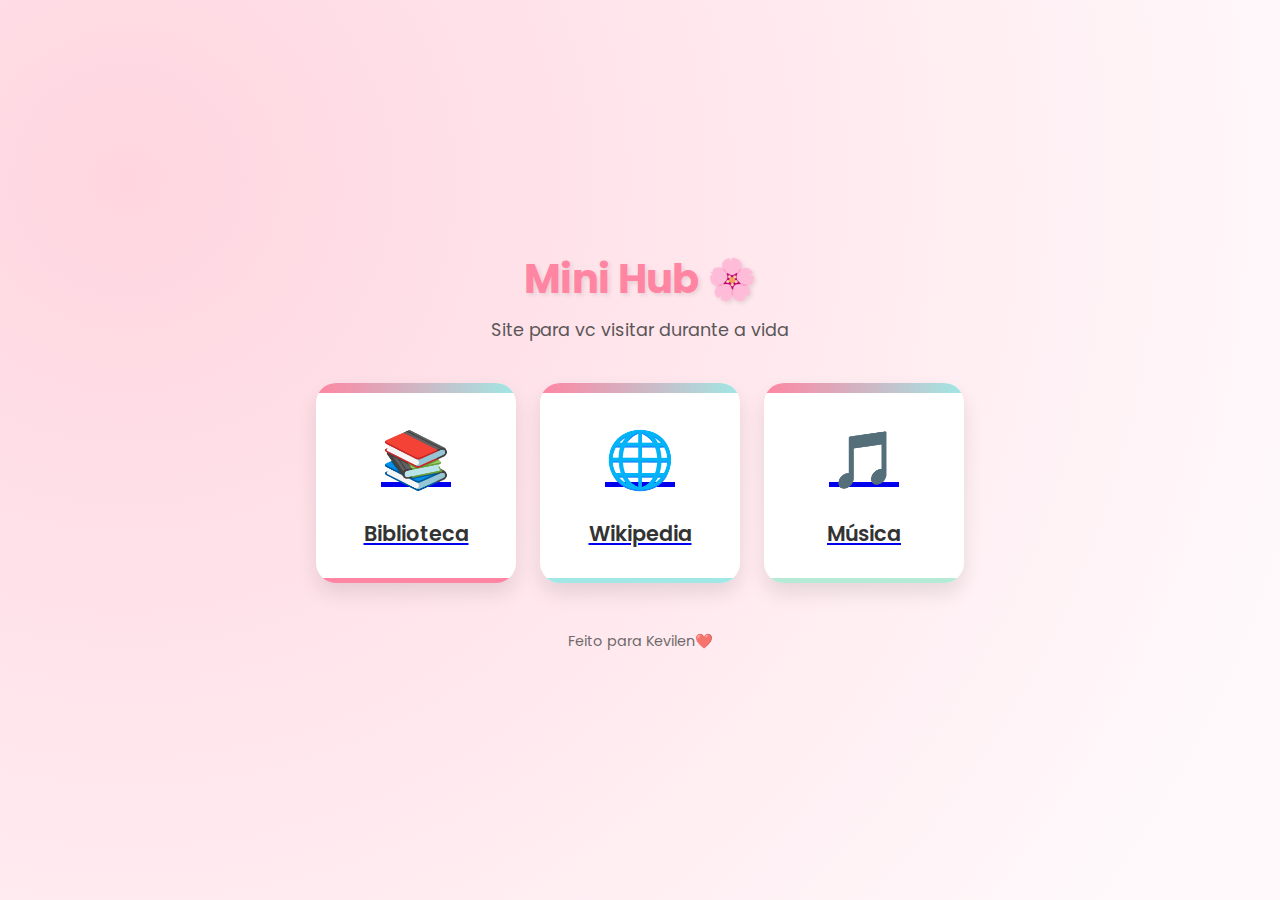
<file: index.html>
<!DOCTYPE html>
<html lang="pt-br">
<head>
    <meta charset="UTF-8">
    <meta name="viewport" content="width=device-width, initial-scale=1.0">
    <title>Mini Hub Fofo</title>
    <style>
        @import url('https://fonts.googleapis.com/css2?family=Poppins:wght@300;400;600&display=swap');
        
        :root {
            --primary: #FF85A2;
            --secondary: #FFD6E0;
            --accent: #A0E7E5;
            --dark: #333;
            --light: #FFF9FB;
        }
        
        * {
            margin: 0;
            padding: 0;
            box-sizing: border-box;
        }
        
        body {
            font-family: 'Poppins', sans-serif;
            background-color: var(--light);
            color: var(--dark);
            min-height: 100vh;
            display: flex;
            flex-direction: column;
            align-items: center;
            justify-content: center;
            background-image: radial-gradient(circle at 10% 20%, var(--secondary) 0%, var(--light) 90%);
        }
        
        .container {
            text-align: center;
            padding: 2rem;
            max-width: 800px;
            width: 90%;
        }
        
        header {
            margin-bottom: 2.5rem;
            animation: fadeIn 1s ease-in-out;
        }
        
        h1 {
            font-size: 2.5rem;
            color: var(--primary);
            margin-bottom: 0.5rem;
            text-shadow: 2px 2px 4px rgba(0, 0, 0, 0.1);
        }
        
        .subtitle {
            font-size: 1.1rem;
            color: var(--dark);
            opacity: 0.8;
        }
        
        .hub-buttons {
            display: flex;
            flex-wrap: wrap;
            justify-content: center;
            gap: 1.5rem;
            margin-top: 2rem;
        }
        
        .hub-button {
            position: relative;
            background-color: white;
            border: none;
            border-radius: 20px;
            padding: 1.5rem 2rem;
            width: 200px;
            height: 200px;
            display: flex;
            flex-direction: column;
            align-items: center;
            justify-content: center;
            cursor: pointer;
            box-shadow: 0 10px 20px rgba(0, 0, 0, 0.1);
            transition: all 0.3s ease;
            overflow: hidden;
        }
        
        .hub-button:hover {
            transform: translateY(-10px);
            box-shadow: 0 15px 30px rgba(0, 0, 0, 0.15);
        }
        
        .hub-button::before {
            content: '';
            position: absolute;
            top: 0;
            left: 0;
            width: 100%;
            height: 10px;
            background: linear-gradient(90deg, var(--primary), var(--accent));
        }
        
        .button-icon {
            font-size: 3.5rem;
            margin-bottom: 1rem;
            transition: transform 0.3s ease;
        }
        
        .hub-button:hover .button-icon {
            transform: scale(1.1);
        }
        
        .button-text {
            font-size: 1.3rem;
            font-weight: 600;
            color: var(--dark);
        }
        
        #biblioteca {
            --button-color: #FF85A2;
        }
        
        #wikipedia {
            --button-color: #A0E7E5;
        }
        
        #musica {
            --button-color: #B5EAD7;
        }
        
        .hub-button::after {
            content: '';
            position: absolute;
            bottom: 0;
            left: 0;
            width: 100%;
            height: 5px;
            background-color: var(--button-color);
            transition: height 0.3s ease;
        }
        
        .hub-button:hover::after {
            height: 10px;
        }
        
        footer {
            margin-top: 3rem;
            font-size: 0.9rem;
            color: var(--dark);
            opacity: 0.7;
            animation: fadeIn 1.5s ease-in-out;
        }
        
        @keyframes fadeIn {
            from { opacity: 0; transform: translateY(20px); }
            to { opacity: 1; transform: translateY(0); }
        }
        
        @keyframes float {
            0%, 100% { transform: translateY(0); }
            50% { transform: translateY(-10px); }
        }
        
        .floating {
            animation: float 4s ease-in-out infinite;
        }
        
        /* Responsividade */
        @media (max-width: 768px) {
            .hub-buttons {
                flex-direction: column;
                align-items: center;
            }
            
            h1 {
                font-size: 2rem;
            }
        }
    </style>
    <link rel="stylesheet" href="https://cdnjs.cloudflare.com/ajax/libs/font-awesome/6.0.0-beta3/css/all.min.css">
</head>
<body>
    <div class="container">
        <header>
            <h1>Mini Hub <span class="floating">🌸</span></h1>
            <p class="subtitle">Site para vc visitar durante a vida</p>
        </header>
        
        <div class="hub-buttons">
            <a href="biblioteca.html" class="hub-button" id="biblioteca">
                <div class="button-icon">📚</div>
                <div class="button-text">Biblioteca</div>
            </a>
            
            <a href="wikipedia.html" class="hub-button" id="wikipedia">
                <div class="button-icon">🌐</div>
                <div class="button-text">Wikipedia</div>
            </a>
            
            <a href="musica.html" class="hub-button" id="musica">
                <div class="button-icon">🎵</div>
                <div class="button-text">Música</div>
            </a>
        </div>
        
        <footer>
            Feito para Kevilen❤️
        </footer>
    </div>
</body>
</html>
</file>
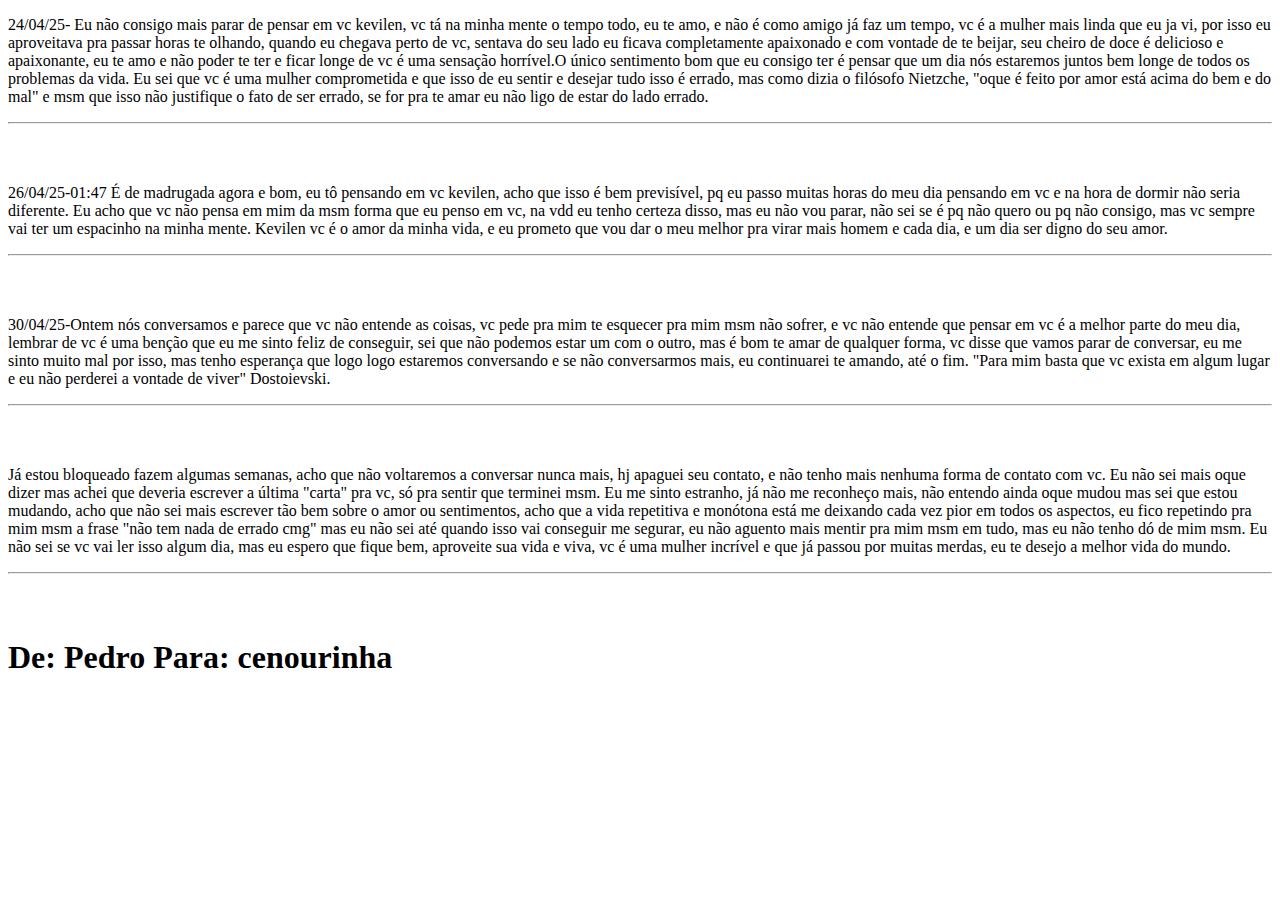
<file: anotacoes.html>
<!DOCTYPE html>
<html lang="pt-BR">
<head>
  <meta charset="UTF-8">
  <title>anotações</title>
</head>
<body>
  <p>24/04/25-
Eu não consigo mais parar de pensar em vc kevilen, vc tá na minha mente o tempo todo, eu te amo, e não é como amigo já faz um tempo, vc é a mulher mais linda que eu ja vi, por isso eu aproveitava pra passar horas te olhando, quando eu chegava perto de vc, sentava do seu lado eu ficava completamente apaixonado e com vontade de te beijar, seu cheiro de doce é delicioso e apaixonante, eu te amo e não poder te ter e ficar longe de vc é uma sensação horrível.O único sentimento bom que eu consigo ter é pensar que um dia nós estaremos juntos bem longe de todos os problemas da vida. Eu sei que vc é uma mulher comprometida e que isso de eu sentir e desejar tudo  isso é errado, mas como dizia o filósofo Nietzche, "oque é feito por amor está acima do bem e do mal" e msm que isso não justifique o fato de ser errado, se for pra te amar eu não ligo de estar do lado errado.</p>
<hr>
<br><br>


<p>26/04/25-01:47
É de madrugada agora e bom, eu tô pensando em vc kevilen, acho que isso é bem previsível, pq eu passo muitas horas do meu dia pensando em vc e na hora de dormir não seria diferente. Eu acho que vc não pensa em mim da msm forma que eu penso em vc, na vdd eu tenho certeza disso, mas eu não vou parar, não sei se é pq não quero ou pq não consigo, mas vc sempre vai ter um espacinho na minha mente. Kevilen vc é o amor da minha vida, e eu prometo que vou dar o meu melhor pra virar mais homem e cada dia, e um dia ser digno do seu amor.<p/>
<hr>
<br><br>

<p>30/04/25-Ontem nós conversamos e parece que vc não entende as coisas, vc pede pra mim te esquecer pra mim msm não sofrer, e vc não entende que pensar em vc é a melhor parte do meu dia, lembrar de vc é uma benção que eu me sinto feliz de conseguir, sei que não podemos estar um com o outro, mas é bom te amar de qualquer forma, vc disse que vamos parar de conversar, eu me sinto muito mal por isso, mas tenho esperança que logo logo estaremos conversando e se não conversarmos mais, eu continuarei te amando, até o fim. "Para mim basta que vc exista em algum lugar e eu não perderei a vontade de viver" Dostoievski.<p/>
<hr>
<br><br>

<p> Já estou bloqueado fazem algumas semanas, acho que não voltaremos a conversar nunca mais, hj apaguei seu contato, e não tenho mais nenhuma forma de contato com vc. Eu não sei mais oque dizer mas achei que deveria escrever a última "carta" pra vc, só pra sentir que terminei msm. Eu me sinto estranho, já não me reconheço mais, não entendo ainda oque mudou mas sei que estou mudando, acho que não sei mais escrever tão bem sobre o amor ou sentimentos, acho que a vida repetitiva e monótona está me deixando cada vez pior em todos os aspectos, eu fico repetindo pra mim msm a frase "não tem nada de errado cmg" mas eu não sei até quando isso vai conseguir me segurar, eu não aguento mais mentir pra mim msm em tudo, mas eu não tenho dó de mim msm. Eu não sei se vc vai ler isso algum dia, mas eu espero que fique bem, aproveite sua vida e viva, vc é uma mulher incrível e que já passou por muitas merdas, eu te desejo a melhor vida do mundo.
<hr>
<br><br>

<h1>De: Pedro Para: cenourinha <h1/>
</body>
</html
</file>
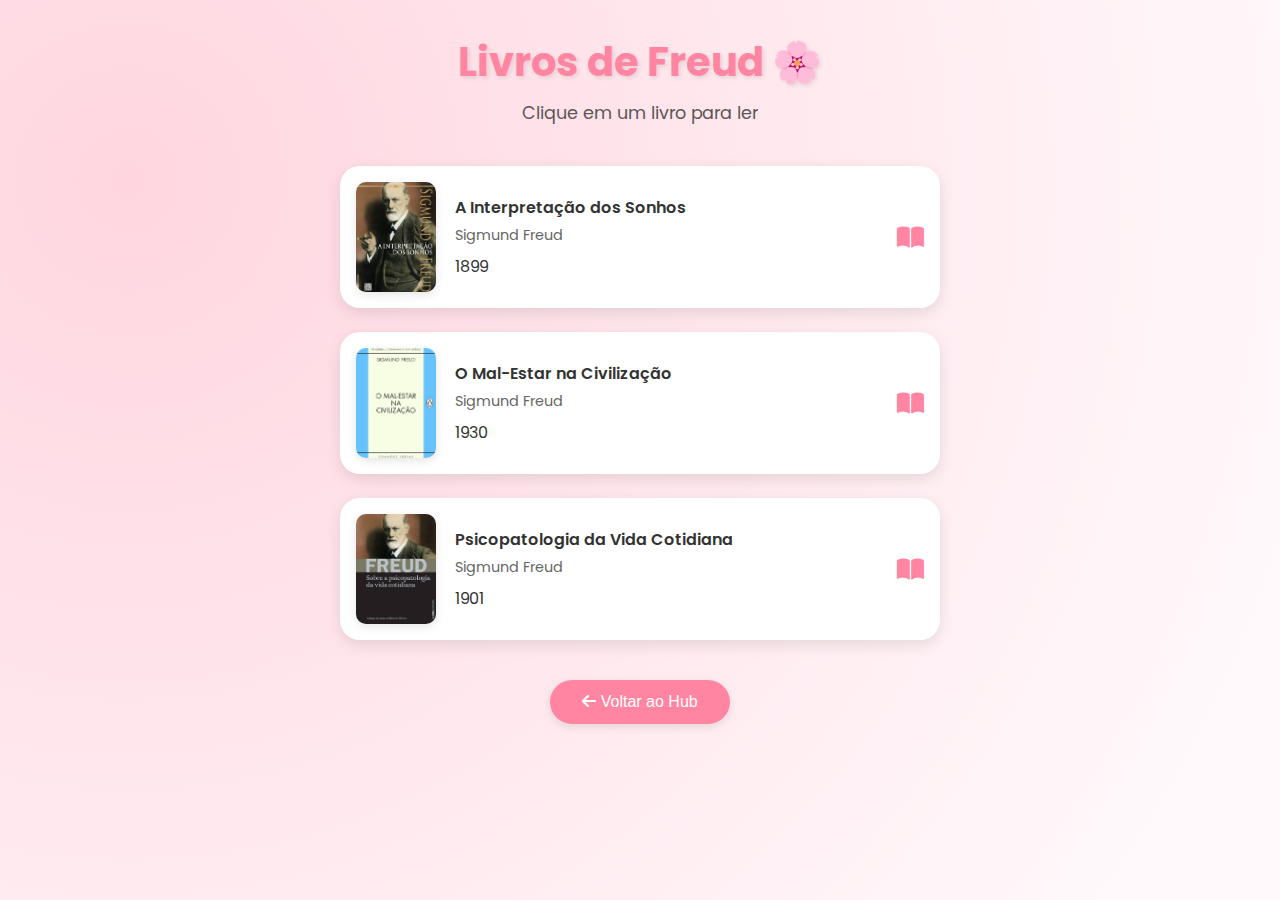
<file: biblioteca.html>
<!DOCTYPE html>
<html lang="pt-br">
<head>
    <meta charset="UTF-8">
    <meta name="viewport" content="width=device-width, initial-scale=1.0">
    <title>Biblioteca Freud Fofa</title>
    <style>
        @import url('https://fonts.googleapis.com/css2?family=Poppins:wght@300;400;600&display=swap');
        
        :root {
            --primary: #FF85A2;
            --secondary: #FFD6E0;
            --accent: #A0E7E5;
            --dark: #333;
            --light: #FFF9FB;
        }
        
        * {
            margin: 0;
            padding: 0;
            box-sizing: border-box;
        }
        
        body {
            font-family: 'Poppins', sans-serif;
            background-color: var(--light);
            color: var(--dark);
            min-height: 100vh;
            display: flex;
            flex-direction: column;
            align-items: center;
            background-image: radial-gradient(circle at 10% 20%, var(--secondary) 0%, var(--light) 90%);
        }
        
        .container {
            text-align: center;
            padding: 2rem;
            max-width: 800px;
            width: 90%;
        }
        
        header {
            margin-bottom: 2.5rem;
            animation: fadeIn 1s ease-in-out;
        }
        
        h1 {
            font-size: 2.5rem;
            color: var(--primary);
            margin-bottom: 0.5rem;
            text-shadow: 2px 2px 4px rgba(0, 0, 0, 0.1);
        }
        
        .subtitle {
            font-size: 1.1rem;
            color: var(--dark);
            opacity: 0.8;
        }
        
        .book-list {
            display: flex;
            flex-direction: column;
            gap: 1.5rem;
            width: 100%;
            max-width: 600px;
            margin: 0 auto;
        }
        
        .book-item {
            background-color: white;
            border-radius: 20px;
            padding: 1rem;
            display: flex;
            align-items: center;
            gap: 1.2rem;
            box-shadow: 0 5px 15px rgba(0, 0, 0, 0.1);
            transition: all 0.3s ease;
            cursor: pointer;
            text-align: left;
        }
        
        .book-item:hover {
            transform: translateY(-5px);
            box-shadow: 0 8px 25px rgba(0, 0, 0, 0.15);
        }
        
        .book-cover {
            width: 80px;
            height: 110px;
            border-radius: 10px;
            background-color: #f5f5f5;
            overflow: hidden;
            display: flex;
            align-items: center;
            justify-content: center;
            flex-shrink: 0;
            box-shadow: 0 3px 10px rgba(0, 0, 0, 0.1);
        }
        
        .book-cover img {
            width: 100%;
            height: 100%;
            object-fit: cover;
        }
        
        .book-info {
            flex-grow: 1;
        }
        
        .book-title {
            font-weight: 600;
            margin-bottom: 0.3rem;
            color: var(--dark);
        }
        
        .book-author {
            font-size: 0.9rem;
            color: #666;
            margin-bottom: 0.5rem;
        }
        
        .book-icon {
            color: var(--primary);
            font-size: 1.5rem;
            margin-left: 0.5rem;
        }
        
        .pdf-viewer-container {
            position: fixed;
            top: 0;
            left: 0;
            width: 100%;
            height: 100%;
            background-color: rgba(0, 0, 0, 0.9);
            display: none;
            justify-content: center;
            align-items: center;
            z-index: 1000;
        }
        
        .pdf-viewer {
            width: 90%;
            height: 90%;
            background-color: white;
            border-radius: 10px;
            display: flex;
            flex-direction: column;
        }
        
        .pdf-toolbar {
            padding: 1rem;
            background-color: var(--primary);
            color: white;
            display: flex;
            justify-content: space-between;
            align-items: center;
            border-top-left-radius: 10px;
            border-top-right-radius: 10px;
        }
        
        .close-pdf {
            background: none;
            border: none;
            color: white;
            font-size: 1.5rem;
            cursor: pointer;
        }
        
        .pdf-embed {
            flex-grow: 1;
            border: none;
            border-bottom-left-radius: 10px;
            border-bottom-right-radius: 10px;
        }
        
        .back-button {
            margin-top: 2.5rem;
            padding: 0.8rem 2rem;
            background-color: var(--primary);
            color: white;
            border: none;
            border-radius: 50px;
            cursor: pointer;
            transition: all 0.3s ease;
            font-size: 1rem;
            box-shadow: 0 3px 10px rgba(0, 0, 0, 0.1);
        }
        
        .back-button:hover {
            background-color: #e6738f;
            transform: translateY(-3px);
            box-shadow: 0 5px 15px rgba(0, 0, 0, 0.2);
        }
        
        @keyframes fadeIn {
            from { opacity: 0; transform: translateY(20px); }
            to { opacity: 1; transform: translateY(0); }
        }
        
        @media (max-width: 600px) {
            h1 {
                font-size: 2rem;
            }
            
            .book-item {
                padding: 0.8rem;
                gap: 1rem;
            }
            
            .book-cover {
                width: 70px;
                height: 100px;
            }
        }
    </style>
    <link rel="stylesheet" href="https://cdnjs.cloudflare.com/ajax/libs/font-awesome/6.0.0-beta3/css/all.min.css">
</head>
<body>
    <div class="container">
        <header>
            <h1>Livros de Freud <span>🌸</span></h1>
            <p class="subtitle">Clique em um livro para ler</p>
        </header>
        
        <div class="book-list">
            <!-- LIVRO 1 - Adicione sua capa e PDF -->
            <div class="book-item" onclick="openPdf('livros/interpretacao_sonhos.pdf', 'A Interpretação dos Sonhos')">
                <div class="book-cover">
                    <img src="capas/interpretacao_sonhos.jpg" alt="Capa A Interpretação dos Sonhos">
                </div>
                <div class="book-info">
                    <div class="book-title">A Interpretação dos Sonhos</div>
                    <div class="book-author">Sigmund Freud</div>
                    <div class="book-year">1899</div>
                </div>
                <div class="book-icon">
                    <i class="fas fa-book-open"></i>
                </div>
            </div>
            
            <!-- LIVRO 2 - Adicione sua capa e PDF -->
            <div class="book-item" onclick="openPdf('livros/mal_estar.pdf', 'O Mal-Estar na Civilização')">
                <div class="book-cover">
                    <img src="capas/mal_estar.jpg" alt="Capa O Mal-Estar na Civilização">
                </div>
                <div class="book-info">
                    <div class="book-title">O Mal-Estar na Civilização</div>
                    <div class="book-author">Sigmund Freud</div>
                    <div class="book-year">1930</div>
                </div>
                <div class="book-icon">
                    <i class="fas fa-book-open"></i>
                </div>
            </div>
            
            <!-- LIVRO 3 - Adicione sua capa e PDF -->
            <div class="book-item" onclick="openPdf('livros/psicopatologia.pdf', 'Psicopatologia da Vida Cotidiana')">
                <div class="book-cover">
                    <img src="capas/psicopatologia.jpg" alt="Capa Psicopatologia da Vida Cotidiana">
                </div>
                <div class="book-info">
                    <div class="book-title">Psicopatologia da Vida Cotidiana</div>
                    <div class="book-author">Sigmund Freud</div>
                    <div class="book-year">1901</div>
                </div>
                <div class="book-icon">
                    <i class="fas fa-book-open"></i>
                </div>
            </div>
            
            <!-- Adicione mais livros conforme necessário -->
        </div>
        
        <button class="back-button" onclick="window.location.href='index.html'">
            <i class="fas fa-arrow-left"></i> Voltar ao Hub
        </button>
    </div>
    
    <!-- Visualizador de PDF -->
    <div class="pdf-viewer-container" id="pdfViewer">
        <div class="pdf-viewer">
            <div class="pdf-toolbar">
                <span id="pdfTitle">Visualizador de PDF</span>
                <button class="close-pdf" onclick="closePdf()">
                    <i class="fas fa-times"></i>
                </button>
            </div>
            <iframe class="pdf-embed" id="pdfEmbed" frameborder="0"></iframe>
        </div>
    </div>
    
    <script>
        function openPdf(pdfUrl, title) {
            const pdfViewer = document.getElementById('pdfViewer');
            const pdfEmbed = document.getElementById('pdfEmbed');
            const pdfTitle = document.getElementById('pdfTitle');
            
            // Atualiza o título e carrega o PDF
            pdfTitle.textContent = title;
            pdfEmbed.src = pdfUrl;
            
            // Mostra o visualizador
            pdfViewer.style.display = 'flex';
            
            // Desativa o scroll da página principal
            document.body.style.overflow = 'hidden';
        }
        
        function closePdf() {
            const pdfViewer = document.getElementById('pdfViewer');
            const pdfEmbed = document.getElementById('pdfEmbed');
            
            // Esconde o visualizador
            pdfViewer.style.display = 'none';
            
            // Para de carregar o PDF
            pdfEmbed.src = '';
            
            // Ativa o scroll da página principal
            document.body.style.overflow = 'auto';
        }
    </script>
</body>
</html>
</file>
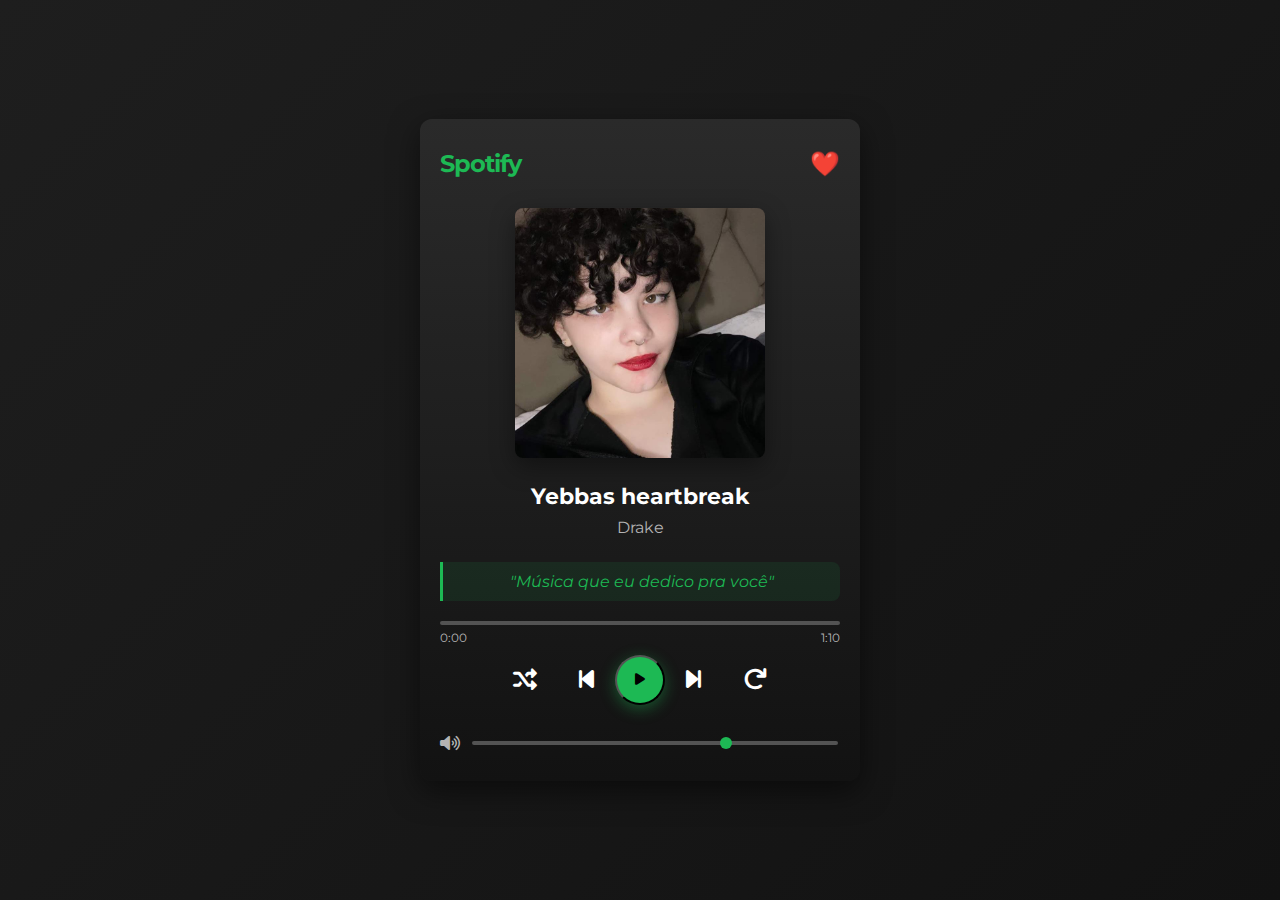
<file: musica.html>
<!DOCTYPE html>
<html lang="pt-br">
<head>
    <meta charset="UTF-8">
    <meta name="viewport" content="width=device-width, initial-scale=1.0">
    <title>Dedicatória Musical Spotify</title>
    <style>
        body {
            font-family: 'Montserrat', sans-serif;
            background: linear-gradient(135deg, #1e1e1e, #121212);
            margin: 0;
            padding: 0;
            min-height: 100vh;
            display: flex;
            justify-content: center;
            align-items: center;
            color: white;
        }
        
        .spotify-container {
            background: linear-gradient(180deg, #2a2a2a 0%, #121212 100%);
            border-radius: 12px;
            width: 90%;
            max-width: 400px;
            padding: 30px 20px;
            box-shadow: 0 10px 30px rgba(0, 0, 0, 0.5);
            text-align: center;
        }
        
        .header {
            display: flex;
            justify-content: space-between;
            align-items: center;
            margin-bottom: 30px;
        }
        
        .logo {
            color: #1db954;
            font-weight: bold;
            font-size: 24px;
            letter-spacing: -1px;
        }
        
        .heart-icon {
            color: #ff4d4d;
            font-size: 24px;
        }
        
        .album-art {
            width: 250px;
            height: 250px;
            margin: 0 auto 25px;
            border-radius: 8px;
            overflow: hidden;
            box-shadow: 0 8px 25px rgba(0, 0, 0, 0.4);
        }
        
        .album-art img {
            width: 100%;
            height: 100%;
            object-fit: cover;
        }
        
        .song-info {
            margin-bottom: 25px;
        }
        
        .song-title {
            font-size: 22px;
            font-weight: bold;
            margin-bottom: 8px;
        }
        
        .artist {
            color: #b3b3b3;
            font-size: 16px;
        }
        
        .dedication {
            color: #1db954;
            font-style: italic;
            margin: 20px 0;
            padding: 10px;
            border-left: 3px solid #1db954;
            background-color: rgba(29, 185, 84, 0.1);
            border-radius: 0 8px 8px 0;
        }
        
        .player-controls {
            display: flex;
            justify-content: center;
            align-items: center;
            margin: 30px 0;
        }
        
        .control-btn {
            background: none;
            border: none;
            color: white;
            font-size: 24px;
            margin: 0 15px;
            cursor: pointer;
            transition: all 0.2s;
        }
        
        .control-btn:hover {
            color: #1db954;
            transform: scale(1.1);
        }
        
        .play-btn {
            background-color: #1db954;
            width: 50px;
            height: 50px;
            border-radius: 50%;
            display: flex;
            justify-content: center;
            align-items: center;
            box-shadow: 0 4px 15px rgba(29, 185, 84, 0.4);
        }
        
        .play-btn:hover {
            transform: scale(1.05);
            background-color: #1ed760;
        }
        
        .progress-container {
            width: 100%;
            height: 4px;
            background-color: #535353;
            border-radius: 2px;
            margin: 20px 0;
            cursor: pointer;
        }
        
        .progress-bar {
            height: 100%;
            background-color: #1db954;
            border-radius: 2px;
            width: 0%;
        }
        
        .time-info {
            display: flex;
            justify-content: space-between;
            font-size: 12px;
            color: #b3b3b3;
            margin-top: 5px;
        }
        
        .volume-control {
            display: flex;
            align-items: center;
            margin-top: 20px;
        }
        
        .volume-icon {
            margin-right: 10px;
            color: #b3b3b3;
        }
        
        .volume-slider {
            flex-grow: 1;
            -webkit-appearance: none;
            height: 4px;
            background: #535353;
            border-radius: 2px;
            outline: none;
        }
        
        .volume-slider::-webkit-slider-thumb {
            -webkit-appearance: none;
            width: 12px;
            height: 12px;
            background: #1db954;
            border-radius: 50%;
            cursor: pointer;
        }
    </style>
    <link href="https://fonts.googleapis.com/css2?family=Montserrat:wght@400;600;700&display=swap" rel="stylesheet">
    <link rel="stylesheet" href="https://cdnjs.cloudflare.com/ajax/libs/font-awesome/6.0.0-beta3/css/all.min.css">
</head>
<body>
    <div class="spotify-container">
        <div class="header">
            <div class="logo">Spotify</div>
            <div class="heart-icon">❤️</div>
        </div>
        
        <div class="album-art">
            <!-- Substitua pela foto da menina -->
            <img src="sua_foto.jpg" alt="Foto Especial">
        </div>
        
        <div class="song-info">
            <div class="song-title">Yebbas heartbreak</div>
            <div class="artist">Drake</div>
        </div>
        
        <div class="dedication">
            "Música que eu dedico pra você"
        </div>
        
        <div class="progress-container" id="progress-container">
            <div class="progress-bar" id="progress-bar"></div>
            <div class="time-info">
                <span id="current-time">0:00</span>
                <span id="duration">0:00</span>
            </div>
        </div>
        
        <div class="player-controls">
            <button class="control-btn"><i class="fas fa-random"></i></button>
            <button class="control-btn" id="prev-btn"><i class="fas fa-step-backward"></i></button>
            <button class="play-btn" id="play-btn">
                <i class="fas fa-play" id="play-icon"></i>
            </button>
            <button class="control-btn" id="next-btn"><i class="fas fa-step-forward"></i></button>
            <button class="control-btn"><i class="fas fa-redo"></i></button>
        </div>
        
        <div class="volume-control">
            <i class="fas fa-volume-up volume-icon"></i>
            <input type="range" class="volume-slider" id="volume-slider" min="0" max="1" step="0.01" value="0.7">
        </div>
        
        <!-- Player de Áudio -->
        <audio id="audio-player" src="musica.mp3"></audio>
    </div>

    <script>
        // Elementos do player
        const audioPlayer = document.getElementById('audio-player');
        const playBtn = document.getElementById('play-btn');
        const playIcon = document.getElementById('play-icon');
        const progressBar = document.getElementById('progress-bar');
        const progressContainer = document.getElementById('progress-container');
        const currentTimeEl = document.getElementById('current-time');
        const durationEl = document.getElementById('duration');
        const volumeSlider = document.getElementById('volume-slider');
        
        // Play/Pause
        playBtn.addEventListener('click', () => {
            if (audioPlayer.paused) {
                audioPlayer.play();
                playIcon.classList.remove('fa-play');
                playIcon.classList.add('fa-pause');
            } else {
                audioPlayer.pause();
                playIcon.classList.remove('fa-pause');
                playIcon.classList.add('fa-play');
            }
        });
        
        // Atualizar barra de progresso
        audioPlayer.addEventListener('timeupdate', () => {
            const { currentTime, duration } = audioPlayer;
            const progressPercent = (currentTime / duration) * 100;
            progressBar.style.width = `${progressPercent}%`;
            
            // Formatando o tempo
            const currentMinutes = Math.floor(currentTime / 60);
            const currentSeconds = Math.floor(currentTime % 60).toString().padStart(2, '0');
            currentTimeEl.textContent = `${currentMinutes}:${currentSeconds}`;
        });
        
        // Carregar metadados para mostrar a duração
        audioPlayer.addEventListener('loadedmetadata', () => {
            const durationMinutes = Math.floor(audioPlayer.duration / 60);
            const durationSeconds = Math.floor(audioPlayer.duration % 60).toString().padStart(2, '0');
            durationEl.textContent = `${durationMinutes}:${durationSeconds}`;
        });
        
        // Clicar na barra de progresso para avançar
        progressContainer.addEventListener('click', (e) => {
            const width = progressContainer.clientWidth;
            const clickX = e.offsetX;
            const duration = audioPlayer.duration;
            audioPlayer.currentTime = (clickX / width) * duration;
        });
        
        // Controle de volume
        volumeSlider.addEventListener('input', () => {
            audioPlayer.volume = volumeSlider.value;
        });
        
        // Quando a música terminar
        audioPlayer.addEventListener('ended', () => {
            playIcon.classList.remove('fa-pause');
            playIcon.classList.add('fa-play');
            progressBar.style.width = '0%';
            currentTimeEl.textContent = '0:00';
        });
    </script>
</body>
</html>
</file>
